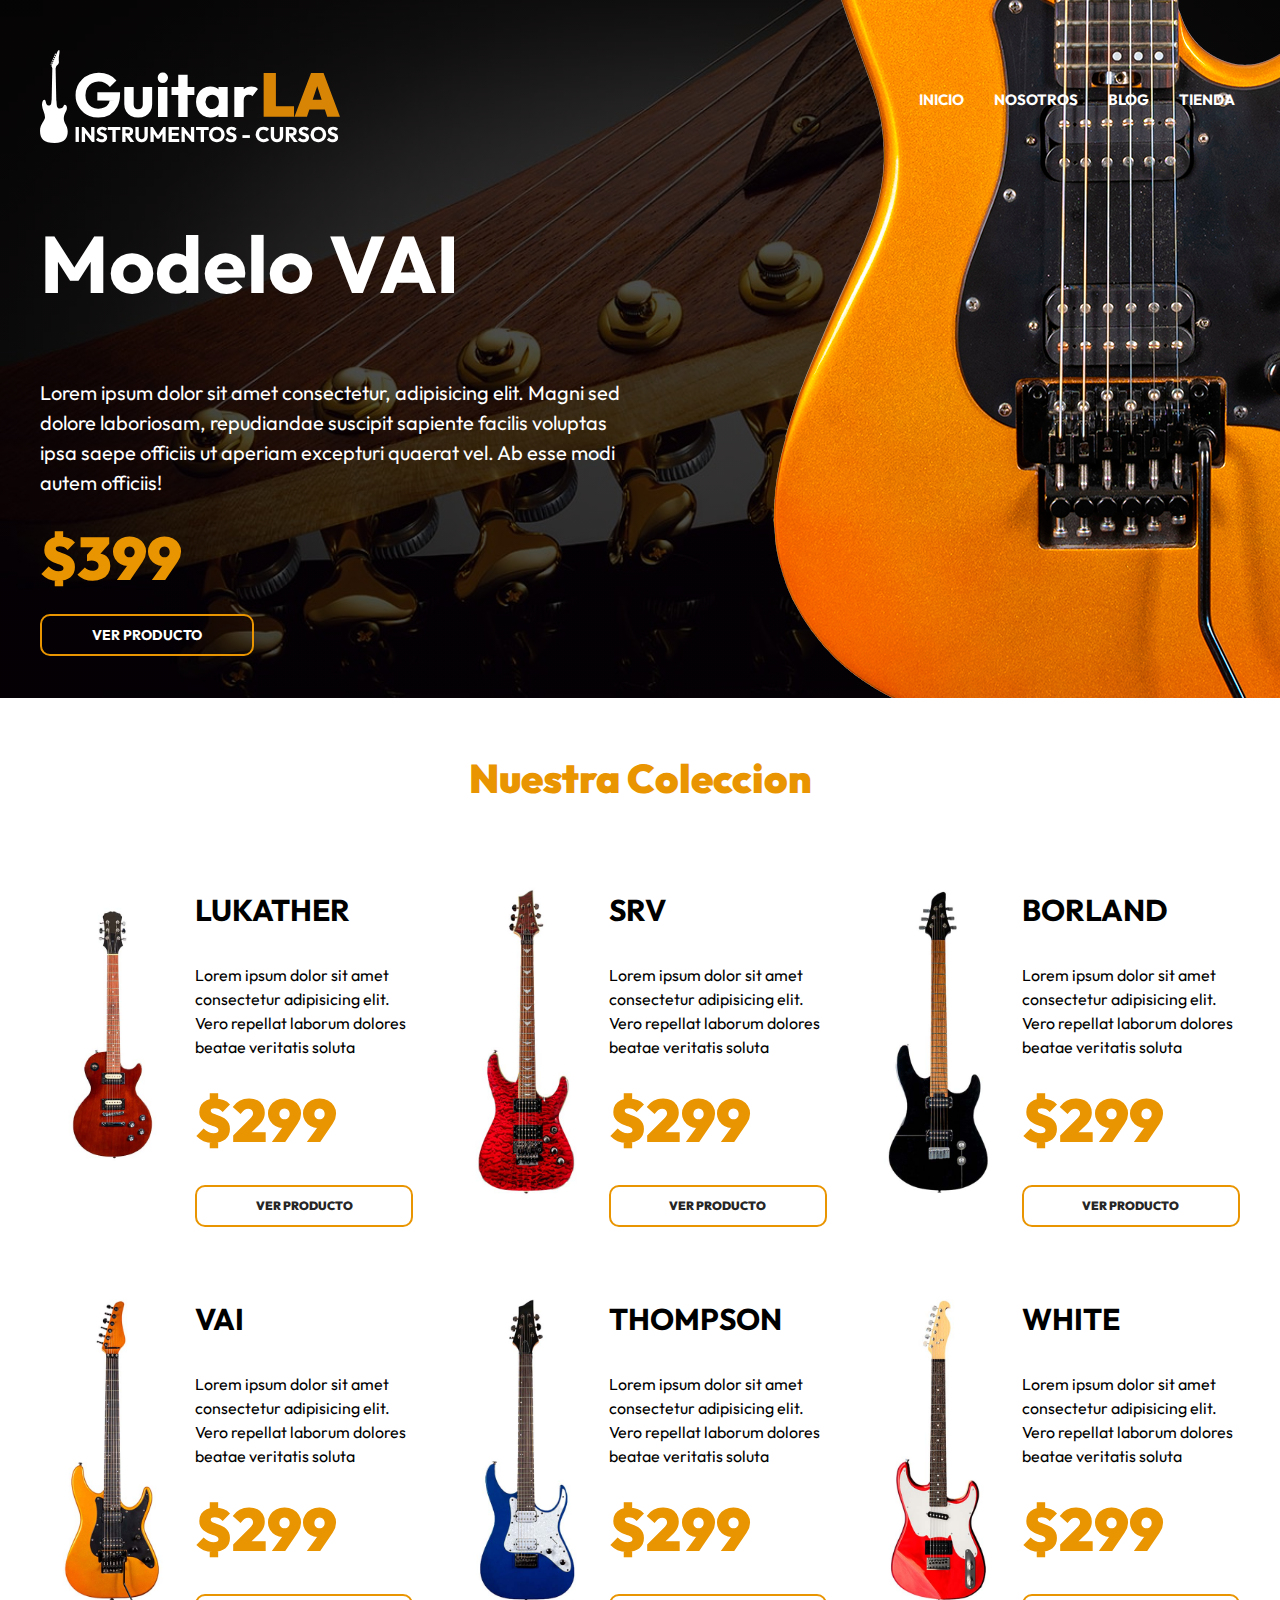
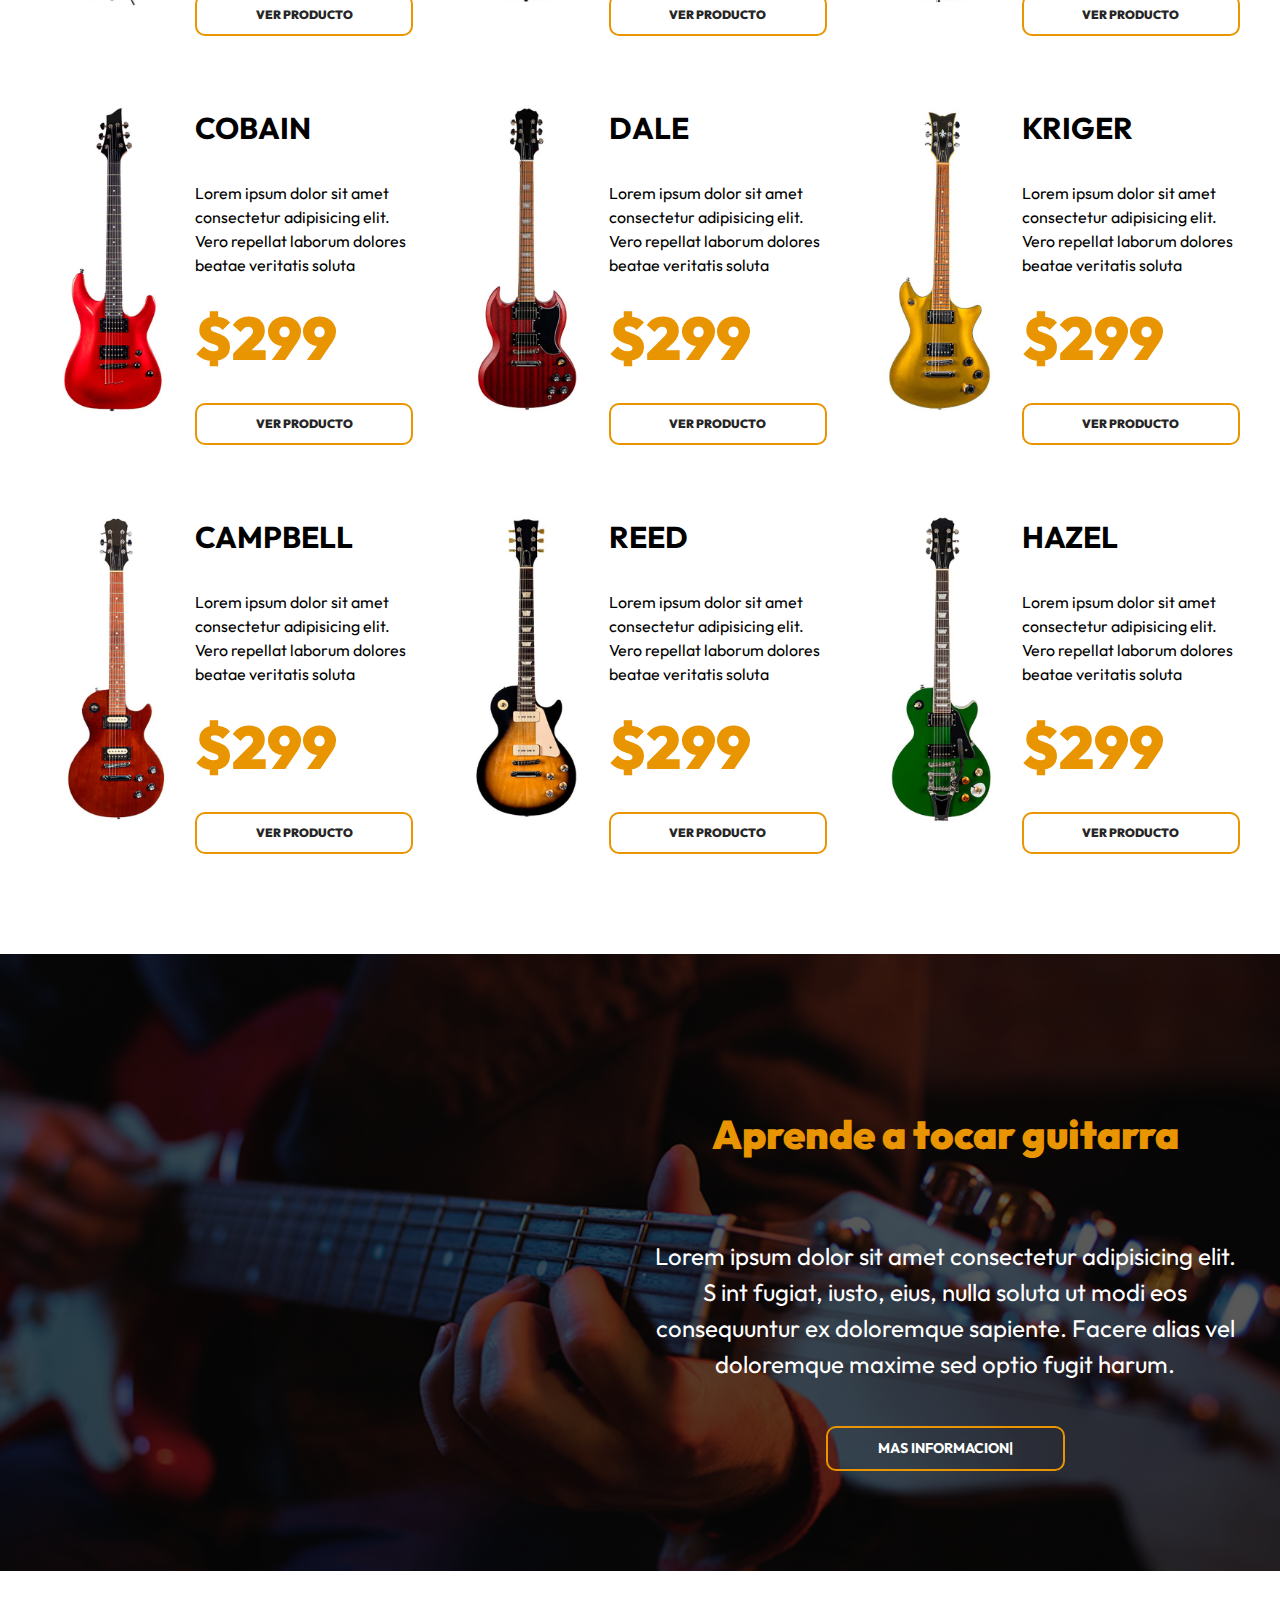
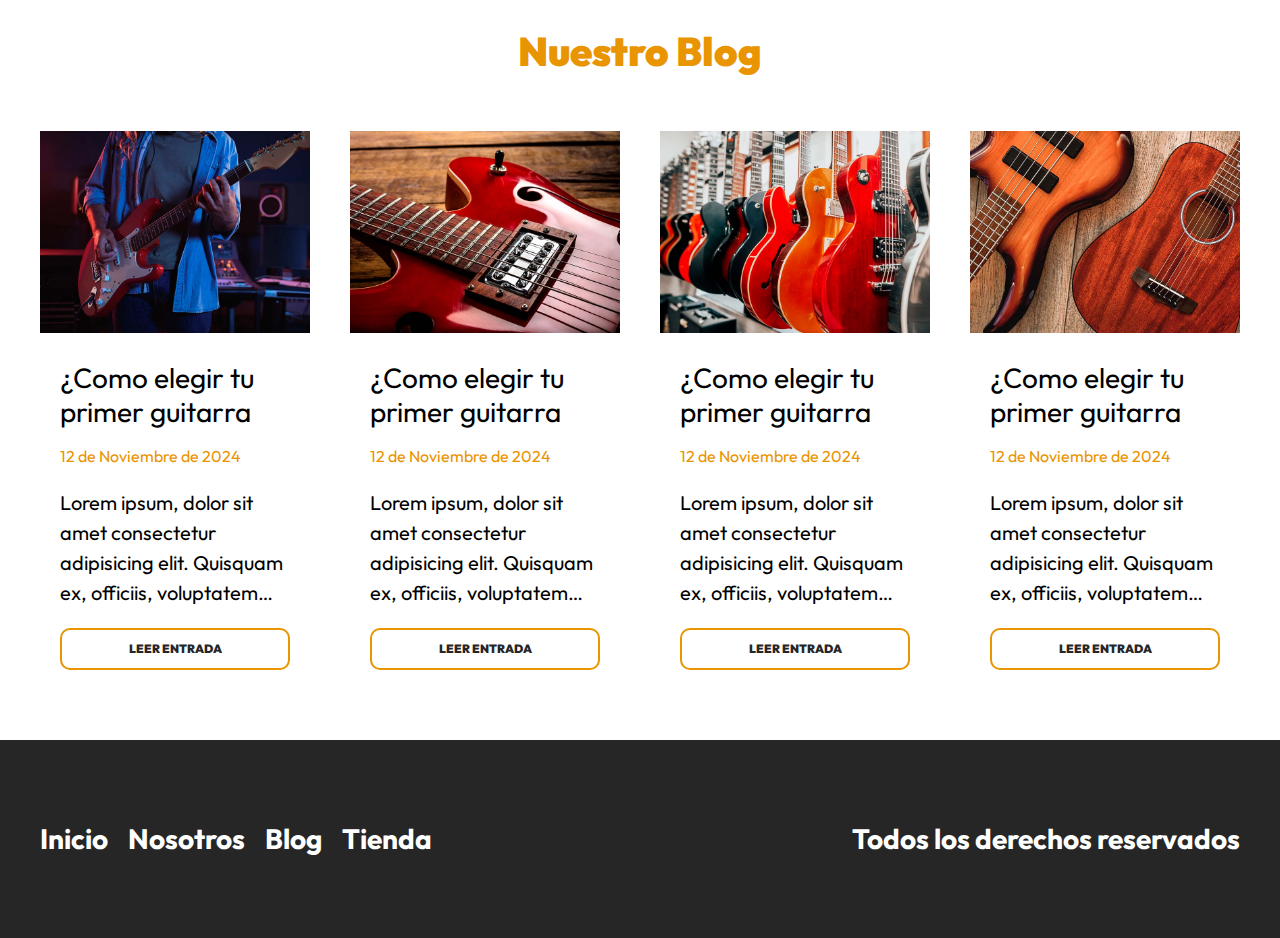
<file: index.html>
<!DOCTYPE html>
<html lang="en">
<head>
    <meta charset="UTF-8">
    <meta http-equiv="X-UA-Compatible" content="IE=edge">
    <meta name="viewport" content="width=device-width, initial-scale=1.0">
    <title>GuitarLA</title>
    <link rel="stylesheet" href="css/normalize.css">
    <link rel="preconnect" href="https://fonts.googleapis.com">
    <link rel="preconnect" href="https://fonts.gstatic.com" crossorigin>
    <link href="https://fonts.googleapis.com/css2?family=Outfit:wght@400;700;900&display=swap" rel="stylesheet"> 
    <link rel="stylesheet" href="css/app.css">
</head>
<body>

    <!-- HEADER -->

    <header class="header">
        <div class="header__contenedor">
            <!-- HEADER BARRA -->
            <div class="header__barra">
                <a href="#">
                    <img src="./img/logo.svg" alt="imagen logo" class="header__logo">
                </a>

                <nav class="navegacion">
                    <a class="navegacion__enlace" href="index.html ">Inicio</a>
                    <a class="navegacion__enlace" href="nosotros.html">Nosotros</a>
                    <a class="navegacion__enlace" href="blog.html">Blog</a>
                    <a class="navegacion__enlace" href="tienda.html">Tienda</a>
                </nav>

            </div> <!-- FIN HEADER BARRA -->

            <div class="modelo">
                <h1 class="modelo__nombre">Modelo VAI</h1>
                <p class="modelo__descripccion">
                    Lorem ipsum dolor sit amet consectetur, adipisicing elit. 
                    Magni sed dolore laboriosam, repudiandae suscipit sapiente facilis voluptas ipsa saepe officiis ut aperiam excepturi quaerat vel. 
                    Ab esse modi autem officiis!
                </p>
                <p class="modelo__precio">$399</p>
                <a href="producto.html" class="modelo__enlace">Ver Producto</a>
            </div>
        </div>
        <img src="./img/header_guitarra.png" alt="imagen guitarra" class="header__guitarra">
    </header>

    <!-- LISTADO DE GUITARRAS -->

    <main class="productos productos__contenedor">
        <h2 class="productos__heading">Nuestra Coleccion</h2>
        <div class="productos__grid">
            <!-- GUITARRA 1 -->
            <div class="producto">
                <img src="./img/guitarra_01.jpg" alt="imagen guitarra" class="producto__imagen">
                <!-- DESCRIPCION -->
                <div class="producto__contenido">
                    <h3 class="producto__nombre">Lukather</h3>
                    <p class="producto__descripccion">
                        Lorem ipsum dolor sit amet consectetur adipisicing elit. 
                        Vero repellat laborum dolores beatae veritatis soluta 
                    </p>
                    <p class="producto__precio">$299</p>
                    <a href="producto.html" class="producto__enlace">Ver Producto</a>
                </div>
            </div>
            <!-- GUITARRA 2 -->
            <div class="producto">
                <img src="./img/guitarra_02.jpg" alt="imagen guitarra" class="producto__imagen">
                <!-- DESCRIPCION -->
                <div class="producto__contenido">
                    <h3 class="producto__nombre">SRV</h3>
                    <p class="producto__descripccion">
                        Lorem ipsum dolor sit amet consectetur adipisicing elit. 
                        Vero repellat laborum dolores beatae veritatis soluta 
                    </p>
                    <p class="producto__precio">$299</p>
                    <a href="producto.html" class="producto__enlace">Ver Producto</a>
                </div>
            </div>
            <!-- GUITARRA 3 -->
            <div class="producto">
                <img src="./img/guitarra_03.jpg" alt="imagen guitarra" class="producto__imagen">
                <!-- DESCRIPCION -->
                <div class="producto__contenido">
                    <h3 class="producto__nombre">Borland</h3>
                    <p class="producto__descripccion">
                        Lorem ipsum dolor sit amet consectetur adipisicing elit. 
                        Vero repellat laborum dolores beatae veritatis soluta 
                    </p>
                    <p class="producto__precio">$299</p>
                    <a href="producto.html" class="producto__enlace">Ver Producto</a>
                </div>
            </div>
            <!-- GUITARRA 4 -->
            <div class="producto">
                <img src="./img/guitarra_04.jpg" alt="imagen guitarra" class="producto__imagen">
                <!-- DESCRIPCION -->
                <div class="producto__contenido">
                    <h3 class="producto__nombre">Vai</h3>
                    <p class="producto__descripccion">
                        Lorem ipsum dolor sit amet consectetur adipisicing elit. 
                        Vero repellat laborum dolores beatae veritatis soluta 
                    </p>
                    <p class="producto__precio">$299</p>
                    <a href="producto.html" class="producto__enlace">Ver Producto</a>
                </div>
            </div>
            <!-- GUITARRA 5 -->
            <div class="producto">
                <img src="./img/guitarra_05.jpg" alt="imagen guitarra" class="producto__imagen">
                <!-- DESCRIPCION -->
                <div class="producto__contenido">
                    <h3 class="producto__nombre">Thompson</h3>
                    <p class="producto__descripccion">
                        Lorem ipsum dolor sit amet consectetur adipisicing elit. 
                        Vero repellat laborum dolores beatae veritatis soluta 
                    </p>
                    <p class="producto__precio">$299</p>
                    <a href="producto.html" class="producto__enlace">Ver Producto</a>
                </div>
            </div>
            <!-- GUITARRA 6 -->
            <div class="producto">
                <img src="./img/guitarra_06.jpg" alt="imagen guitarra" class="producto__imagen">
                <!-- DESCRIPCION -->
                <div class="producto__contenido">
                    <h3 class="producto__nombre">White</h3>
                    <p class="producto__descripccion">
                        Lorem ipsum dolor sit amet consectetur adipisicing elit. 
                        Vero repellat laborum dolores beatae veritatis soluta 
                    </p>
                    <p class="producto__precio">$299</p>
                    <a href="producto.html" class="producto__enlace">Ver Producto</a>
                </div>
            </div>
            <!-- GUITARRA 7 -->
            <div class="producto">
                <img src="./img/guitarra_07.jpg" alt="imagen guitarra" class="producto__imagen">
                <!-- DESCRIPCION -->
                <div class="producto__contenido">
                    <h3 class="producto__nombre">Cobain</h3>
                    <p class="producto__descripccion">
                        Lorem ipsum dolor sit amet consectetur adipisicing elit. 
                        Vero repellat laborum dolores beatae veritatis soluta 
                    </p>
                    <p class="producto__precio">$299</p>
                    <a href="producto.html" class="producto__enlace">Ver Producto</a>
                </div>
            </div>
            <!-- GUITARRA 8 -->
            <div class="producto">
                <img src="./img/guitarra_08.jpg" alt="imagen guitarra" class="producto__imagen">
                <!-- DESCRIPCION -->
                <div class="producto__contenido">
                    <h3 class="producto__nombre">Dale</h3>
                    <p class="producto__descripccion">
                        Lorem ipsum dolor sit amet consectetur adipisicing elit. 
                        Vero repellat laborum dolores beatae veritatis soluta 
                    </p>
                    <p class="producto__precio">$299</p>
                    <a href="producto.html" class="producto__enlace">Ver Producto</a>
                </div>
            </div>
            <!-- GUITARRA 9 -->
            <div class="producto">
                <img src="./img/guitarra_09.jpg" alt="imagen guitarra" class="producto__imagen">
                <!-- DESCRIPCION -->
                <div class="producto__contenido">
                    <h3 class="producto__nombre">Kriger</h3>
                    <p class="producto__descripccion">
                        Lorem ipsum dolor sit amet consectetur adipisicing elit. 
                        Vero repellat laborum dolores beatae veritatis soluta 
                    </p>
                    <p class="producto__precio">$299</p>
                    <a href="producto.html" class="producto__enlace">Ver Producto</a>
                </div>
            </div>
            <!-- GUITARRA 10 -->
            <div class="producto">
                <img src="./img/guitarra_10.jpg" alt="imagen guitarra" class="producto__imagen">
                <!-- DESCRIPCION -->
                <div class="producto__contenido">
                    <h3 class="producto__nombre">Campbell</h3>
                    <p class="producto__descripccion">
                        Lorem ipsum dolor sit amet consectetur adipisicing elit. 
                        Vero repellat laborum dolores beatae veritatis soluta 
                    </p>
                    <p class="producto__precio">$299</p>
                    <a href="producto.html" class="producto__enlace">Ver Producto</a>
                </div>
            </div>
            <!-- GUITARRA 11 -->
            <div class="producto">
                <img src="./img/guitarra_11.jpg" alt="imagen guitarra" class="producto__imagen">
                <!-- DESCRIPCION -->
                <div class="producto__contenido">
                    <h3 class="producto__nombre">Reed</h3>
                    <p class="producto__descripccion">
                        Lorem ipsum dolor sit amet consectetur adipisicing elit. 
                        Vero repellat laborum dolores beatae veritatis soluta 
                    </p>
                    <p class="producto__precio">$299</p>
                    <a href="producto.html" class="producto__enlace">Ver Producto</a>
                </div>
            </div>
            <!-- GUITARRA 12 -->
            <div class="producto">
                <img src="./img/guitarra_12.jpg" alt="imagen guitarra" class="producto__imagen">
                <!-- DESCRIPCION -->
                <div class="producto__contenido">
                    <h3 class="producto__nombre">Hazel</h3>
                    <p class="producto__descripccion">
                        Lorem ipsum dolor sit amet consectetur adipisicing elit. 
                        Vero repellat laborum dolores beatae veritatis soluta 
                    </p>
                    <p class="producto__precio">$299</p>
                    <a href="producto.html" class="producto__enlace">Ver Producto</a>
                </div>
            </div>
        </div><!-- PRODUCTO GRID -->
    </main>

    <!-- CURSO GUITARRA -->

    <section class="cursos">
        <div class="cursos__contenedor cursos__grid">
            <div class="cursos__contenido">
                <h2 class="cursos__heading">Aprende a tocar guitarra</h2>
                <p class="cursos__texto">
                    Lorem ipsum dolor sit amet consectetur adipisicing elit. S
                    int fugiat, iusto, eius, nulla soluta ut modi eos consequuntur ex doloremque sapiente. 
                    Facere alias vel doloremque maxime sed optio fugit harum.
                </p>
                <a href="#" class="cursos__enlace">Mas  informacion|</a>
            </div>
        </div>
    </section>

    <!-- BLOG -->

    <section class="blog">
        <h2 class="blog__heading">Nuestro Blog</h2>
        <div class="blog__contenedor blog__grid">
            <article class="entrada">
                <img src="./img/blog_1.jpg" alt="" class="entreada__imagen">

                <div class="entrada__contenido">
                    <h3 class="entrada__titulo">¿Como elegir tu primer guitarra</h3>
                    <p class="entreda__fecha">12 de Noviembre de 2024 </p>
                    <p class="entreda__texto">
                        Lorem ipsum, dolor sit amet consectetur adipisicing elit. 
                        Quisquam ex, officiis, voluptatem nesciunt unde ipsa minima perferendis 
                        facere voluptates quae eveniet! Voluptate ad atque ex nam beatae quo dolorum quam.
                    </p>
                    <a href="entrada.html" class="entrada__enlace">Leer Entrada</a>
                </div>
            </article>

            <article class="entrada">
                <img src="./img/blog_2.jpg" alt="" class="entreada__imagen">

                <div class="entrada__contenido">
                    <h3 class="entrada__titulo">¿Como elegir tu primer guitarra</h3>
                    <p class="entreda__fecha">12 de Noviembre de 2024 </p>
                    <p class="entreda__texto">
                        Lorem ipsum, dolor sit amet consectetur adipisicing elit. 
                        Quisquam ex, officiis, voluptatem nesciunt unde ipsa minima perferendis 
                        facere voluptates quae eveniet! Voluptate ad atque ex nam beatae quo dolorum quam.
                    </p>
                    <a href="entrada.html" class="entrada__enlace">Leer Entrada</a>
                </div>
            </article>

            <article class="entrada">
                <img src="./img/blog_3.jpg" alt="" class="entreada__imagen">

                <div class="entrada__contenido">
                    <h3 class="entrada__titulo">¿Como elegir tu primer guitarra</h3>
                    <p class="entreda__fecha">12 de Noviembre de 2024 </p>
                    <p class="entreda__texto">
                        Lorem ipsum, dolor sit amet consectetur adipisicing elit. 
                        Quisquam ex, officiis, voluptatem nesciunt unde ipsa minima perferendis 
                        facere voluptates quae eveniet! Voluptate ad atque ex nam beatae quo dolorum quam.
                    </p>
                    <a href="entrada.html" class="entrada__enlace">Leer Entrada</a>
                </div>
            </article>

            <article class="entrada"> 
                <img src="./img/blog_4.jpg" alt="" class="entreada__imagen">

                <div class="entrada__contenido">
                    <h3 class="entrada__titulo">¿Como elegir tu primer guitarra</h3>
                    <p class="entreda__fecha">12 de Noviembre de 2024 </p>
                    <p class="entreda__texto">
                        Lorem ipsum, dolor sit amet consectetur adipisicing elit. 
                        Quisquam ex, officiis, voluptatem nesciunt unde ipsa minima perferendis 
                        facere voluptates quae eveniet! Voluptate ad atque ex nam beatae quo dolorum quam.
                    </p>
                    <a href="entrada.html" class="entrada__enlace">Leer Entrada</a>
                </div>
            </article>
        </div>
    </section>

    <!-- FOOTER -->

    <footer class="footer">
        <div class="footer__contenedor footer__contenido ">
            <nav class="footer__nav">
                <a href="index.html" class="footer__enlace">Inicio</a>
                <a href="nosotros.html" class="footer__enlace">Nosotros</a>
                <a href="blog.html" class="footer__enlace">Blog</a>
                <a href="tienda.html" class="footer__enlace">Tienda</a>
            </nav>
            <p class="footer__copyright">Todos los derechos reservados</p>
        </div>
    </footer>

</body>
</html>
</file>
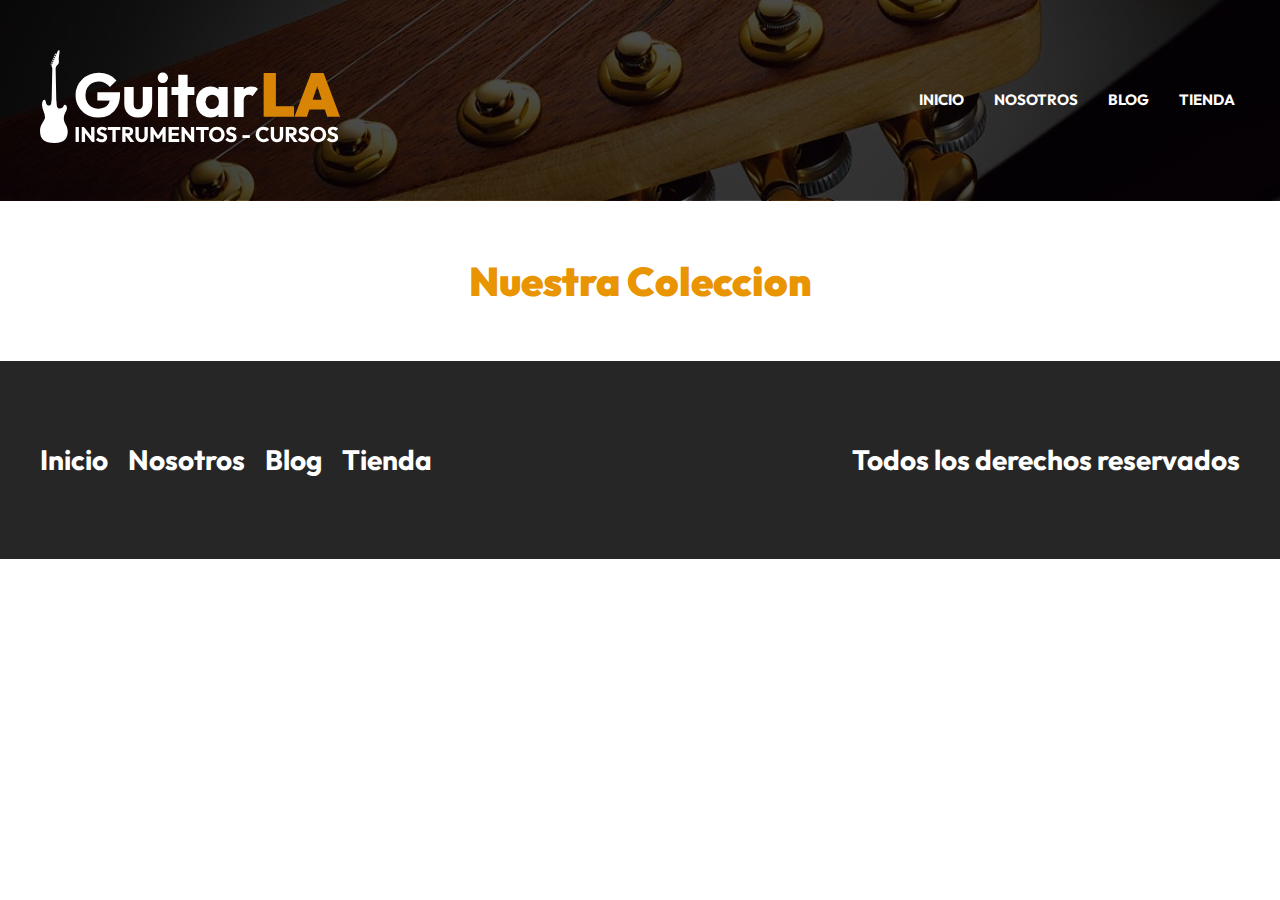
<file: base.html>
<!DOCTYPE html>
<html lang="en">
<head>
    <meta charset="UTF-8">
    <meta http-equiv="X-UA-Compatible" content="IE=edge">
    <meta name="viewport" content="width=device-width, initial-scale=1.0">
    <title>GuitarLA</title>
    <link rel="stylesheet" href="css/normalize.css">
    <link rel="preconnect" href="https://fonts.googleapis.com">
    <link rel="preconnect" href="https://fonts.gstatic.com" crossorigin>
    <link href="https://fonts.googleapis.com/css2?family=Outfit:wght@400;700;900&display=swap" rel="stylesheet"> 
    <link rel="stylesheet" href="css/app.css">
</head>
<body>

    <!-- HEADER -->

    <header class="header">
        <div class="header__contenedor">
            <!-- HEADER BARRA -->
            <div class="header__barra">
                <a href="#">
                    <img src="./img/logo.svg" alt="imagen logo" class="header__logo">
                </a>

                <nav class="navegacion">
                    <a class="navegacion__enlace" href="index.html ">Inicio</a>
                    <a class="navegacion__enlace" href="nosotros.html">Nosotros</a>
                    <a class="navegacion__enlace" href="blog.html">Blog</a>
                    <a class="navegacion__enlace" href="tienda.html">Tienda</a>
                </nav>

            </div> <!-- FIN HEADER BARRA --> 
        </div>
    </header>

    <!-- CONTENIDO  -->

    <main class="contenedor">
        <h2 class=" heading">Nuestra Coleccion</h2>
        
    </main>

    

    <!-- FOOTER -->

    <footer class="footer">
        <div class="footer__contenedor footer__contenido ">
            <nav class="footer__nav">
                <a href="index.html" class="footer__enlace">Inicio</a>
                <a href="nosotros.html" class="footer__enlace">Nosotros</a>
                <a href="blog.html" class="footer__enlace">Blog</a>
                <a href="tienda.html" class="footer__enlace">Tienda</a>
            </nav>
            <p class="footer__copyright">Todos los derechos reservados</p>
        </div>
    </footer>

</body>
</html>
</file>
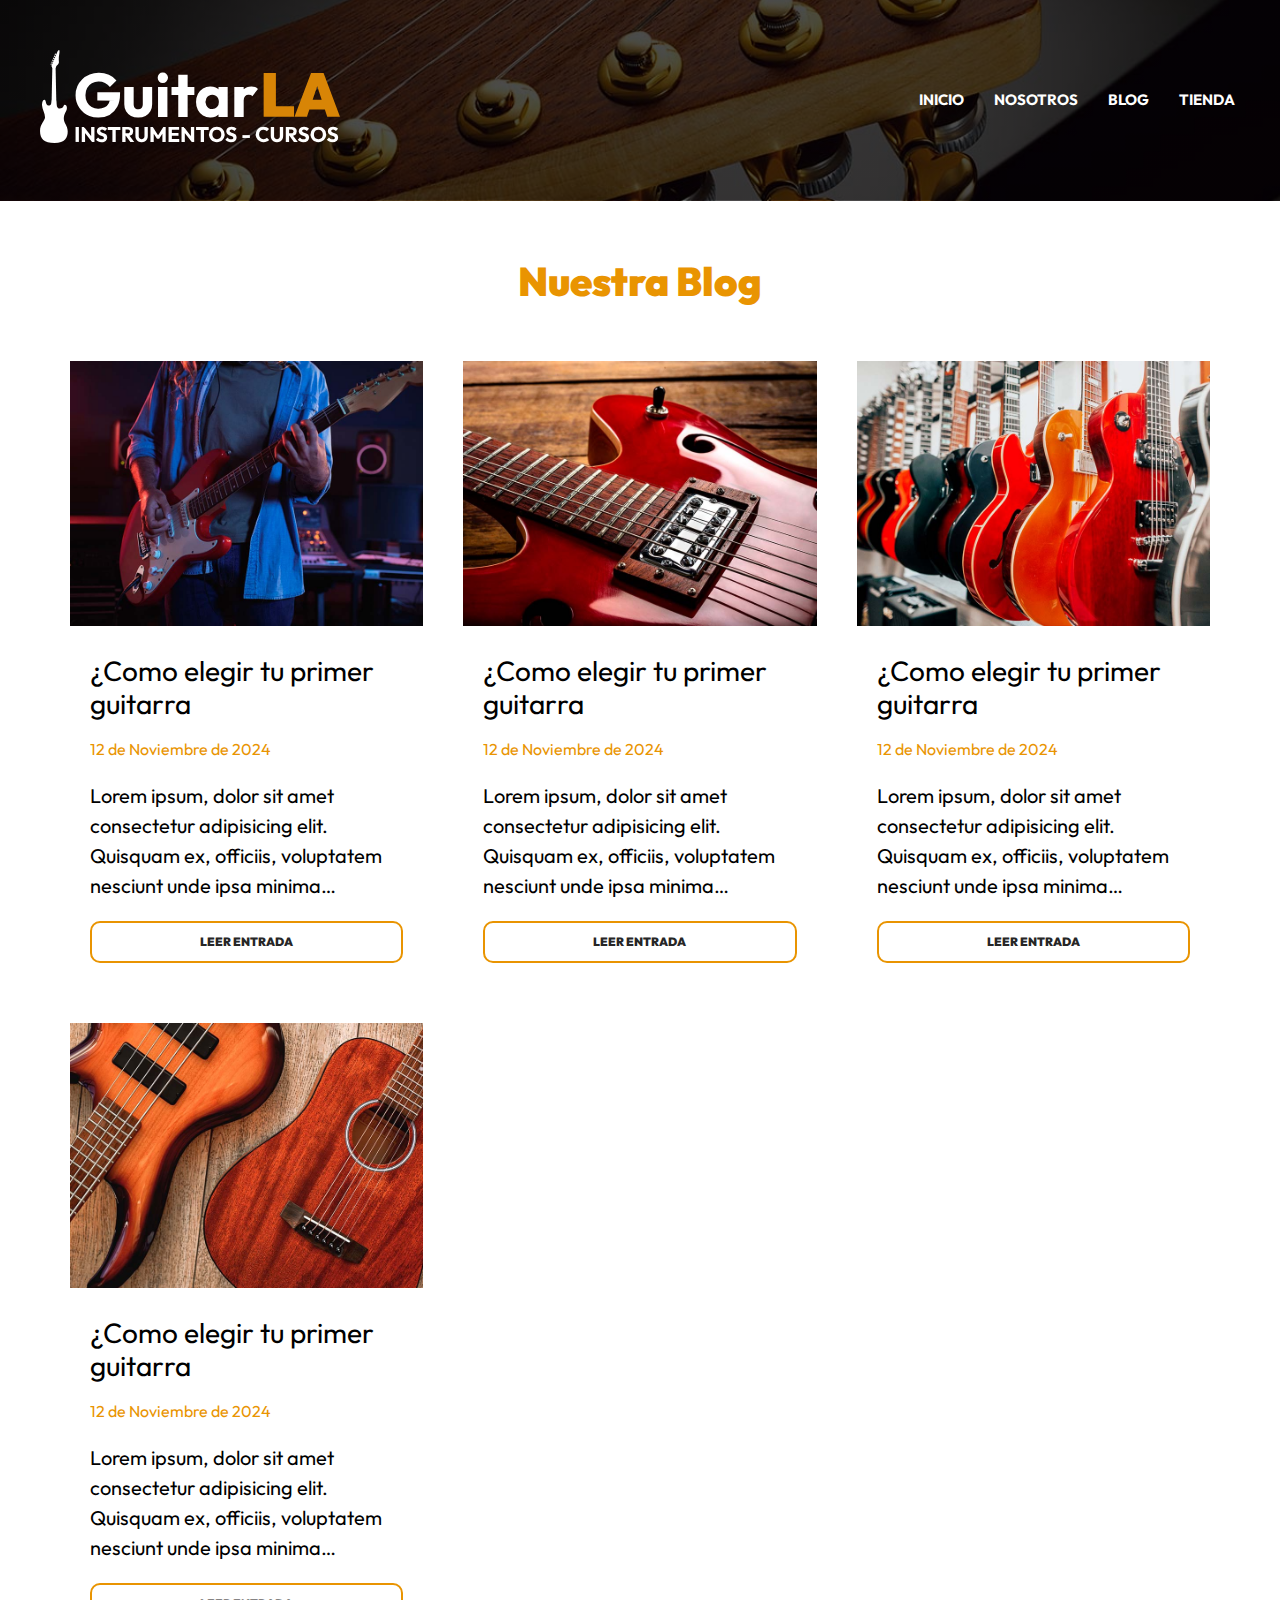
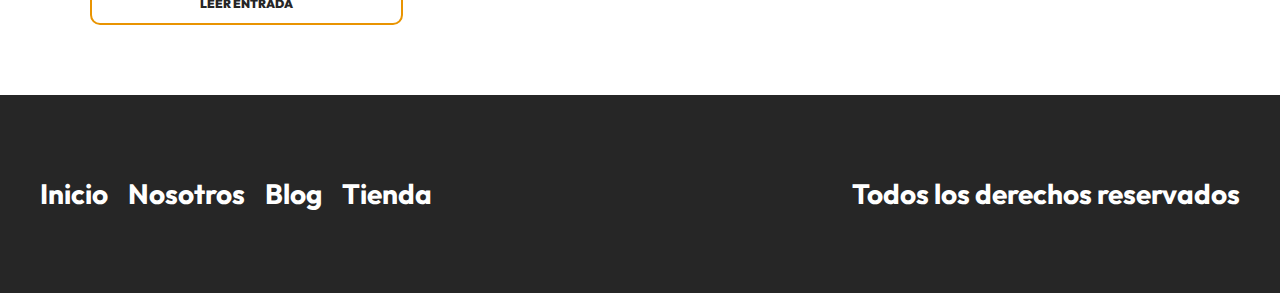
<file: blog.html>
<!DOCTYPE html>
<html lang="en">
<head>
    <meta charset="UTF-8">
    <meta http-equiv="X-UA-Compatible" content="IE=edge">
    <meta name="viewport" content="width=device-width, initial-scale=1.0">
    <title>Blog</title>
    <link rel="stylesheet" href="css/normalize.css">
    <link rel="preconnect" href="https://fonts.googleapis.com">
    <link rel="preconnect" href="https://fonts.gstatic.com" crossorigin>
    <link href="https://fonts.googleapis.com/css2?family=Outfit:wght@400;700;900&display=swap" rel="stylesheet"> 
    <link rel="stylesheet" href="css/app.css">
</head>
<body>

    <!-- HEADER -->

    <header class="header">
        <div class="header__contenedor">
            <!-- HEADER BARRA -->
            <div class="header__barra">
                <a href="#">
                    <img src="./img/logo.svg" alt="imagen logo" class="header__logo">
                </a>

                <nav class="navegacion">
                    <a class="navegacion__enlace" href="index.html ">Inicio</a>
                    <a class="navegacion__enlace" href="nosotros.html">Nosotros</a>
                    <a class="navegacion__enlace" href="blog.html">Blog</a>
                    <a class="navegacion__enlace" href="tienda.html">Tienda</a>
                </nav>

            </div> <!-- FIN HEADER BARRA --> 
        </div>
    </header>

    <!-- CONTENIDO  -->

    <main class="  contenedor">
        <h2 class=" heading">Nuestra Blog</h2>
        
        <div class="blog__contenedor blog__grid blog__grid--pagina">
            <article class="entrada">
                <img src="./img/blog_1.jpg" alt="" class="entreada__imagen">

                <div class="entrada__contenido">
                    <h3 class="entrada__titulo">¿Como elegir tu primer guitarra</h3>
                    <p class="entreda__fecha">12 de Noviembre de 2024 </p>
                    <p class="entreda__texto">
                        Lorem ipsum, dolor sit amet consectetur adipisicing elit. 
                        Quisquam ex, officiis, voluptatem nesciunt unde ipsa minima perferendis 
                        facere voluptates quae eveniet! Voluptate ad atque ex nam beatae quo dolorum quam.
                    </p>
                    <a href="entrada.html" class="entrada__enlace">Leer Entrada</a>
                </div>
            </article>

            <article class="entrada">
                <img src="./img/blog_2.jpg" alt="" class="entreada__imagen">

                <div class="entrada__contenido">
                    <h3 class="entrada__titulo">¿Como elegir tu primer guitarra</h3>
                    <p class="entreda__fecha">12 de Noviembre de 2024 </p>
                    <p class="entreda__texto">
                        Lorem ipsum, dolor sit amet consectetur adipisicing elit. 
                        Quisquam ex, officiis, voluptatem nesciunt unde ipsa minima perferendis 
                        facere voluptates quae eveniet! Voluptate ad atque ex nam beatae quo dolorum quam.
                    </p>
                    <a href="entrada.html" class="entrada__enlace">Leer Entrada</a>
                </div>
            </article>

            <article class="entrada">
                <img src="./img/blog_3.jpg" alt="" class="entreada__imagen">

                <div class="entrada__contenido">
                    <h3 class="entrada__titulo">¿Como elegir tu primer guitarra</h3>
                    <p class="entreda__fecha">12 de Noviembre de 2024 </p>
                    <p class="entreda__texto">
                        Lorem ipsum, dolor sit amet consectetur adipisicing elit. 
                        Quisquam ex, officiis, voluptatem nesciunt unde ipsa minima perferendis 
                        facere voluptates quae eveniet! Voluptate ad atque ex nam beatae quo dolorum quam.
                    </p>
                    <a href="entrada.html" class="entrada__enlace">Leer Entrada</a>
                </div>
            </article>

            <article class="entrada"> 
                <img src="./img/blog_4.jpg" alt="" class="entreada__imagen">

                <div class="entrada__contenido">
                    <h3 class="entrada__titulo">¿Como elegir tu primer guitarra</h3>
                    <p class="entreda__fecha">12 de Noviembre de 2024 </p>
                    <p class="entreda__texto">
                        Lorem ipsum, dolor sit amet consectetur adipisicing elit. 
                        Quisquam ex, officiis, voluptatem nesciunt unde ipsa minima perferendis 
                        facere voluptates quae eveniet! Voluptate ad atque ex nam beatae quo dolorum quam.
                    </p>
                    <a href="entrada.html" class="entrada__enlace">Leer Entrada</a>
                </div>
            </article>
        </div>
    </main>

    

    <!-- FOOTER -->

    <footer class="footer">
        <div class="footer__contenedor footer__contenido ">
            <nav class="footer__nav">
                <a href="index.html" class="footer__enlace">Inicio</a>
                <a href="nosotros.html" class="footer__enlace">Nosotros</a>
                <a href="blog.html" class="footer__enlace">Blog</a>
                <a href="tienda.html" class="footer__enlace">Tienda</a>
            </nav>
            <p class="footer__copyright">Todos los derechos reservados</p>
        </div>
    </footer>

</body>
</html>
</file>
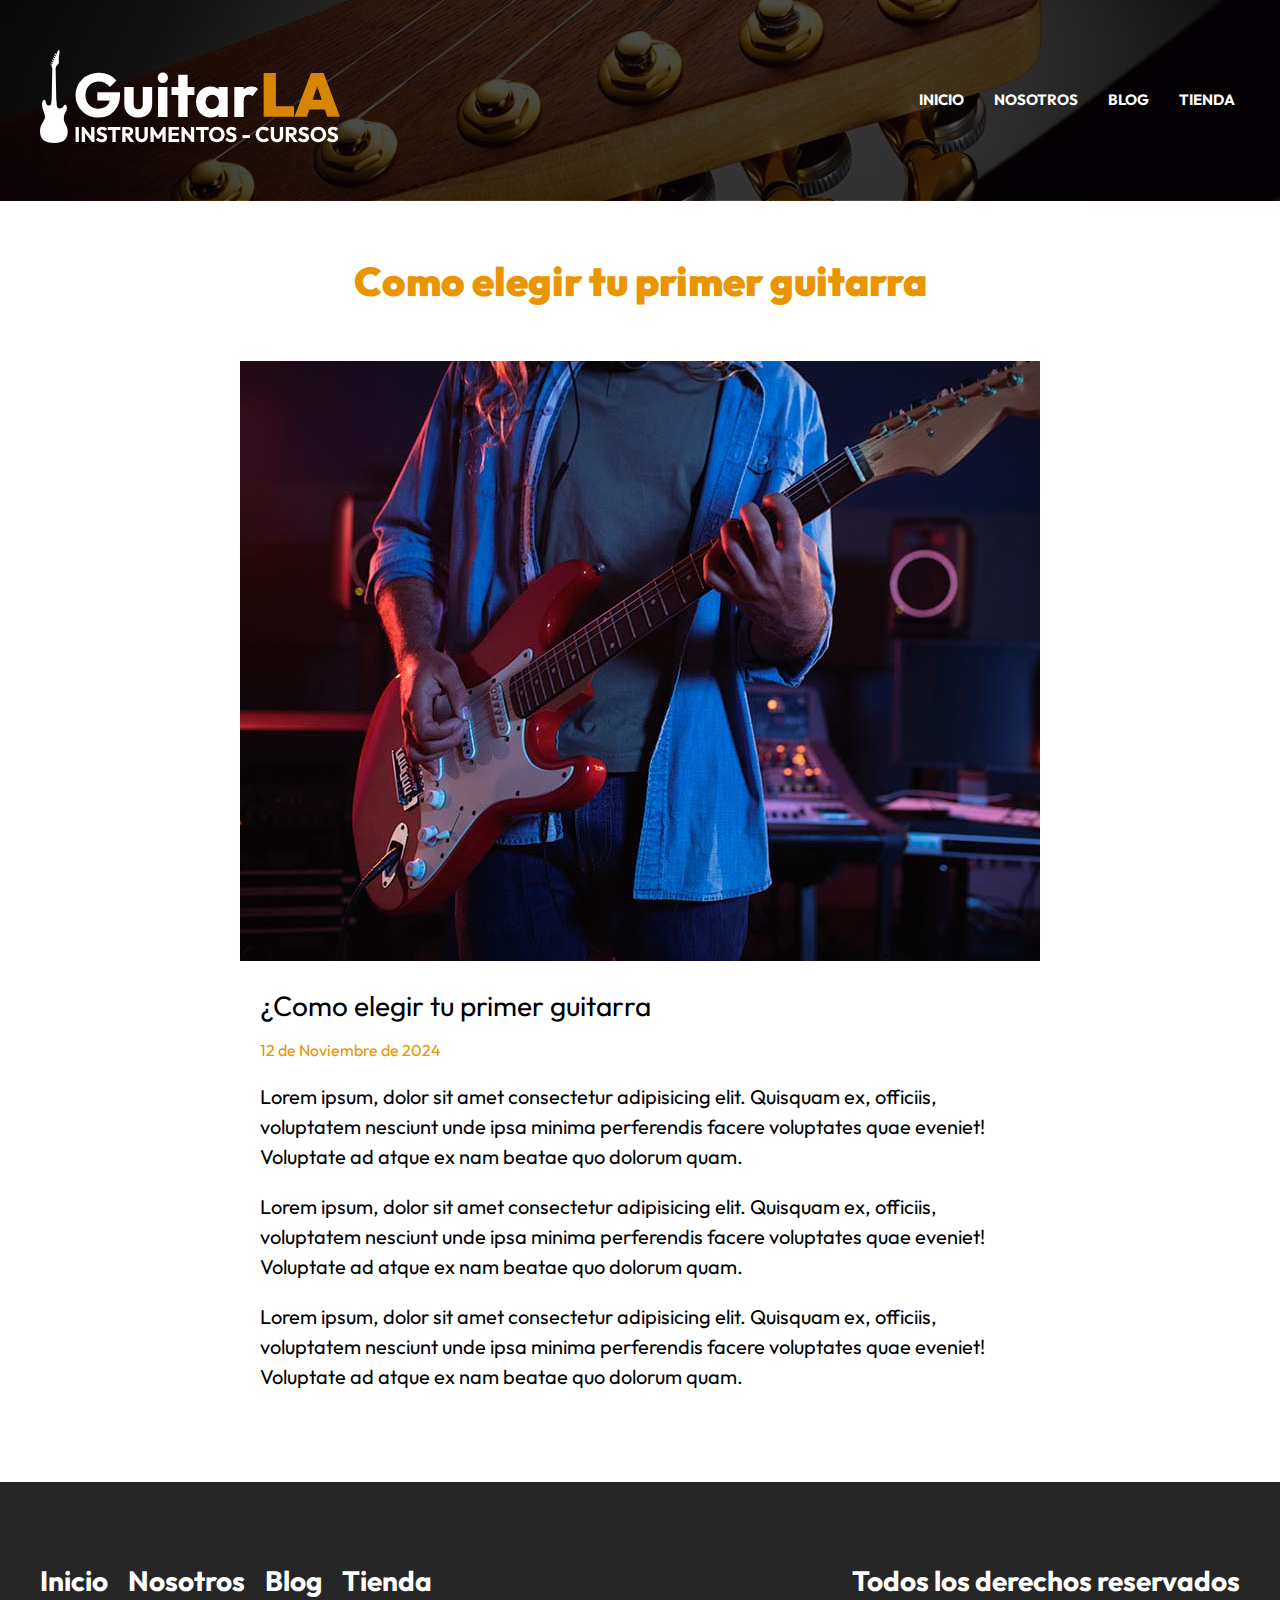
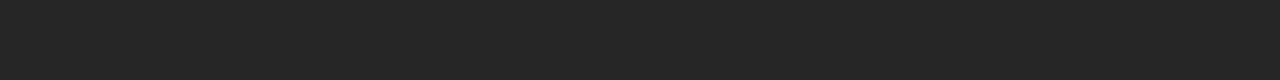
<file: entrada.html>
<!DOCTYPE html>
<html lang="en">
<head>
    <meta charset="UTF-8">
    <meta http-equiv="X-UA-Compatible" content="IE=edge">
    <meta name="viewport" content="width=device-width, initial-scale=1.0">
    <title>Como elegir tu primer guitarra</title>
    <link rel="stylesheet" href="css/normalize.css">
    <link rel="preconnect" href="https://fonts.googleapis.com">
    <link rel="preconnect" href="https://fonts.gstatic.com" crossorigin>
    <link href="https://fonts.googleapis.com/css2?family=Outfit:wght@400;700;900&display=swap" rel="stylesheet"> 
    <link rel="stylesheet" href="css/app.css">
</head>
<body>

    <!-- HEADER -->

    <header class="header">
        <div class="header__contenedor">
            <!-- HEADER BARRA -->
            <div class="header__barra">
                <a href="#">
                    <img src="./img/logo.svg" alt="imagen logo" class="header__logo">
                </a>

                <nav class="navegacion">
                    <a class="navegacion__enlace" href="index.html ">Inicio</a>
                    <a class="navegacion__enlace" href="nosotros.html">Nosotros</a>
                    <a class="navegacion__enlace" href="blog.html">Blog</a>
                    <a class="navegacion__enlace" href="tienda.html">Tienda</a>
                </nav>

            </div> <!-- FIN HEADER BARRA --> 
        </div>
    </header>

    <!-- CONTENIDO  -->

    <main class="contenedor">
        <h2 class=" heading">Como elegir tu primer guitarra</h2>

        <article class="entrada">
            <img src="./img/blog_1.jpg" alt="" class="entreada__imagen">

            <div class="entrada__contenido">
                <h3 class="entrada__titulo">¿Como elegir tu primer guitarra</h3>
                <p class="entreda__fecha">12 de Noviembre de 2024 </p>
                <p class="entreda__texto">
                    Lorem ipsum, dolor sit amet consectetur adipisicing elit. 
                    Quisquam ex, officiis, voluptatem nesciunt unde ipsa minima perferendis 
                    facere voluptates quae eveniet! Voluptate ad atque ex nam beatae quo dolorum quam.
                </p>
                <p class="entreda__texto">
                    Lorem ipsum, dolor sit amet consectetur adipisicing elit. 
                    Quisquam ex, officiis, voluptatem nesciunt unde ipsa minima perferendis 
                    facere voluptates quae eveniet! Voluptate ad atque ex nam beatae quo dolorum quam.
                </p>
                <p class="entreda__texto">
                    Lorem ipsum, dolor sit amet consectetur adipisicing elit. 
                    Quisquam ex, officiis, voluptatem nesciunt unde ipsa minima perferendis 
                    facere voluptates quae eveniet! Voluptate ad atque ex nam beatae quo dolorum quam.
                </p>
            </div>
        </article>
        
    </main>

    

    <!-- FOOTER -->

    <footer class="footer">
        <div class="footer__contenedor footer__contenido ">
            <nav class="footer__nav">
                <a href="index.html" class="footer__enlace">Inicio</a>
                <a href="nosotros.html" class="footer__enlace">Nosotros</a>
                <a href="blog.html" class="footer__enlace">Blog</a>
                <a href="tienda.html" class="footer__enlace">Tienda</a>
            </nav>
            <p class="footer__copyright">Todos los derechos reservados</p>
        </div>
    </footer>

</body>
</html>
</file>
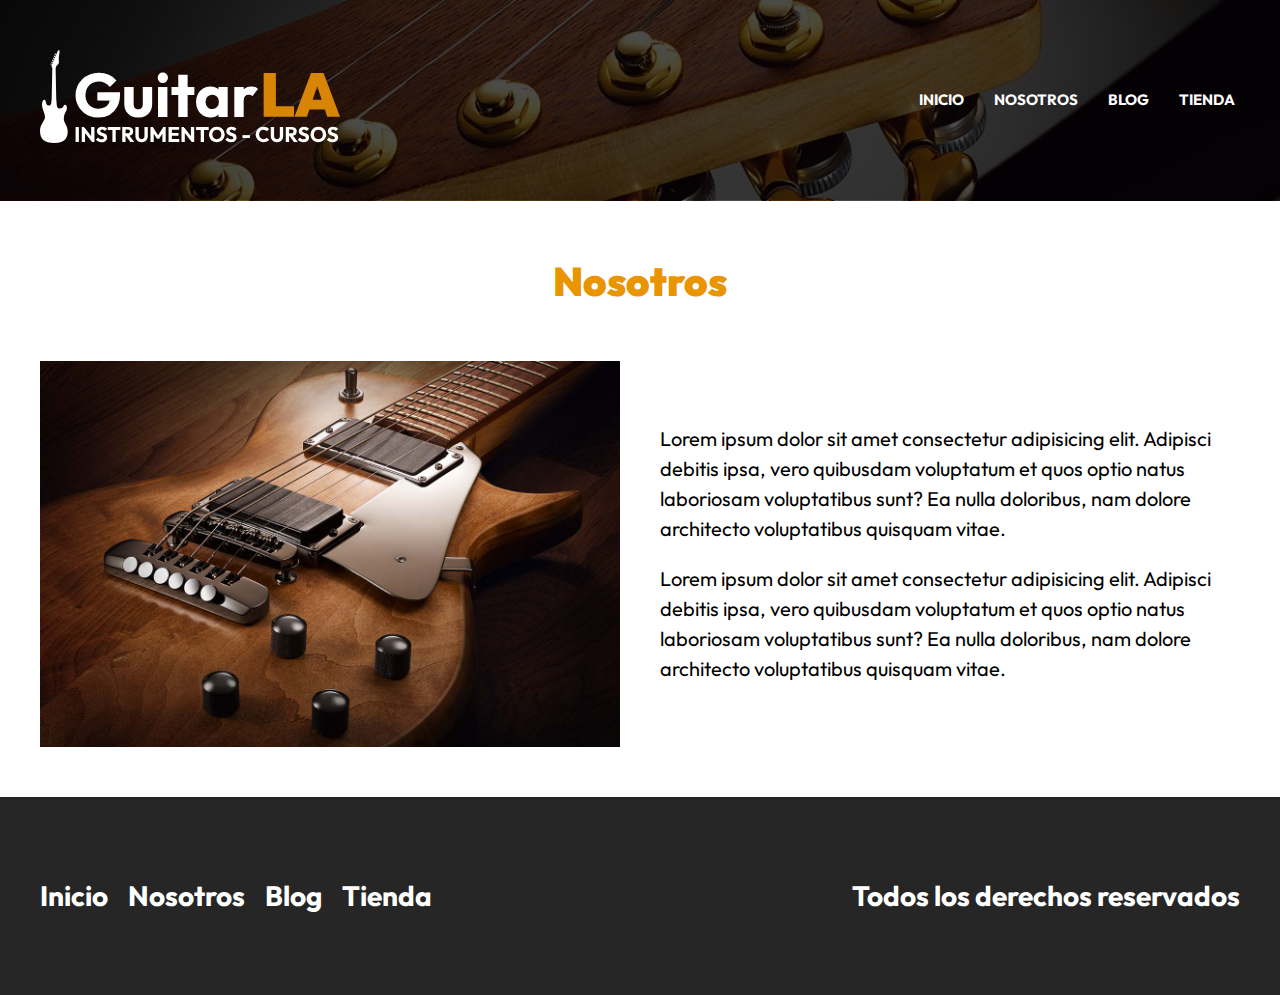
<file: nosotros.html>
<!DOCTYPE html>
<html lang="en">
<head>
    <meta charset="UTF-8">
    <meta http-equiv="X-UA-Compatible" content="IE=edge">
    <meta name="viewport" content="width=device-width, initial-scale=1.0">
    <title>Nosotros</title>
    <link rel="stylesheet" href="css/normalize.css">
    <link rel="preconnect" href="https://fonts.googleapis.com">
    <link rel="preconnect" href="https://fonts.gstatic.com" crossorigin>
    <link href="https://fonts.googleapis.com/css2?family=Outfit:wght@400;700;900&display=swap" rel="stylesheet"> 
    <link rel="stylesheet" href="css/app.css">
</head>
<body>

    <!-- HEADER -->

    <header class="header">
        <div class="header__contenedor">
            <!-- HEADER BARRA -->
            <div class="header__barra">
                <a href="#">
                    <img src="./img/logo.svg" alt="imagen logo" class="header__logo">
                </a>

                <nav class="navegacion">
                    <a class="navegacion__enlace" href="index.html ">Inicio</a>
                    <a class="navegacion__enlace" href="nosotros.html">Nosotros</a>
                    <a class="navegacion__enlace" href="blog.html">Blog</a>
                    <a class="navegacion__enlace" href="tienda.html">Tienda</a>
                </nav>

            </div> <!-- FIN HEADER BARRA --> 
        </div>
    </header>

    <!-- CONTENIDO  -->

    <main class="nosotros nosotros__contenedor">
        <h2 class=" nosotros__heading">Nosotros</h2>

        <div class="nosotros__grid">
            <img src="./img/nosotros.jpg" alt="imagen nosotros">
            <div class="nosotros__contenido">
                <p>
                    Lorem ipsum dolor sit amet consectetur adipisicing elit. 
                    Adipisci debitis ipsa, vero quibusdam voluptatum et quos optio natus 
                    laboriosam voluptatibus sunt? Ea nulla doloribus, 
                    nam dolore architecto voluptatibus quisquam vitae.
                </p>
                <p> 
                    Lorem ipsum dolor sit amet consectetur adipisicing elit. 
                    Adipisci debitis ipsa, vero quibusdam voluptatum et quos optio natus 
                    laboriosam voluptatibus sunt? Ea nulla doloribus, 
                    nam dolore architecto voluptatibus quisquam vitae.
                </p>
            </div>
        </div>
        
    </main>

    

    <!-- FOOTER -->

    <footer class="footer">
        <div class="footer__contenedor footer__contenido ">
            <nav class="footer__nav">
                <a href="index.html" class="footer__enlace">Inicio</a>
                <a href="nosotros.html" class="footer__enlace">Nosotros</a>
                <a href="blog.html" class="footer__enlace">Blog</a>
                <a href="tienda.html" class="footer__enlace">Tienda</a>
            </nav>
            <p class="footer__copyright">Todos los derechos reservados</p>
        </div>
    </footer>

</body>
</html>
</file>
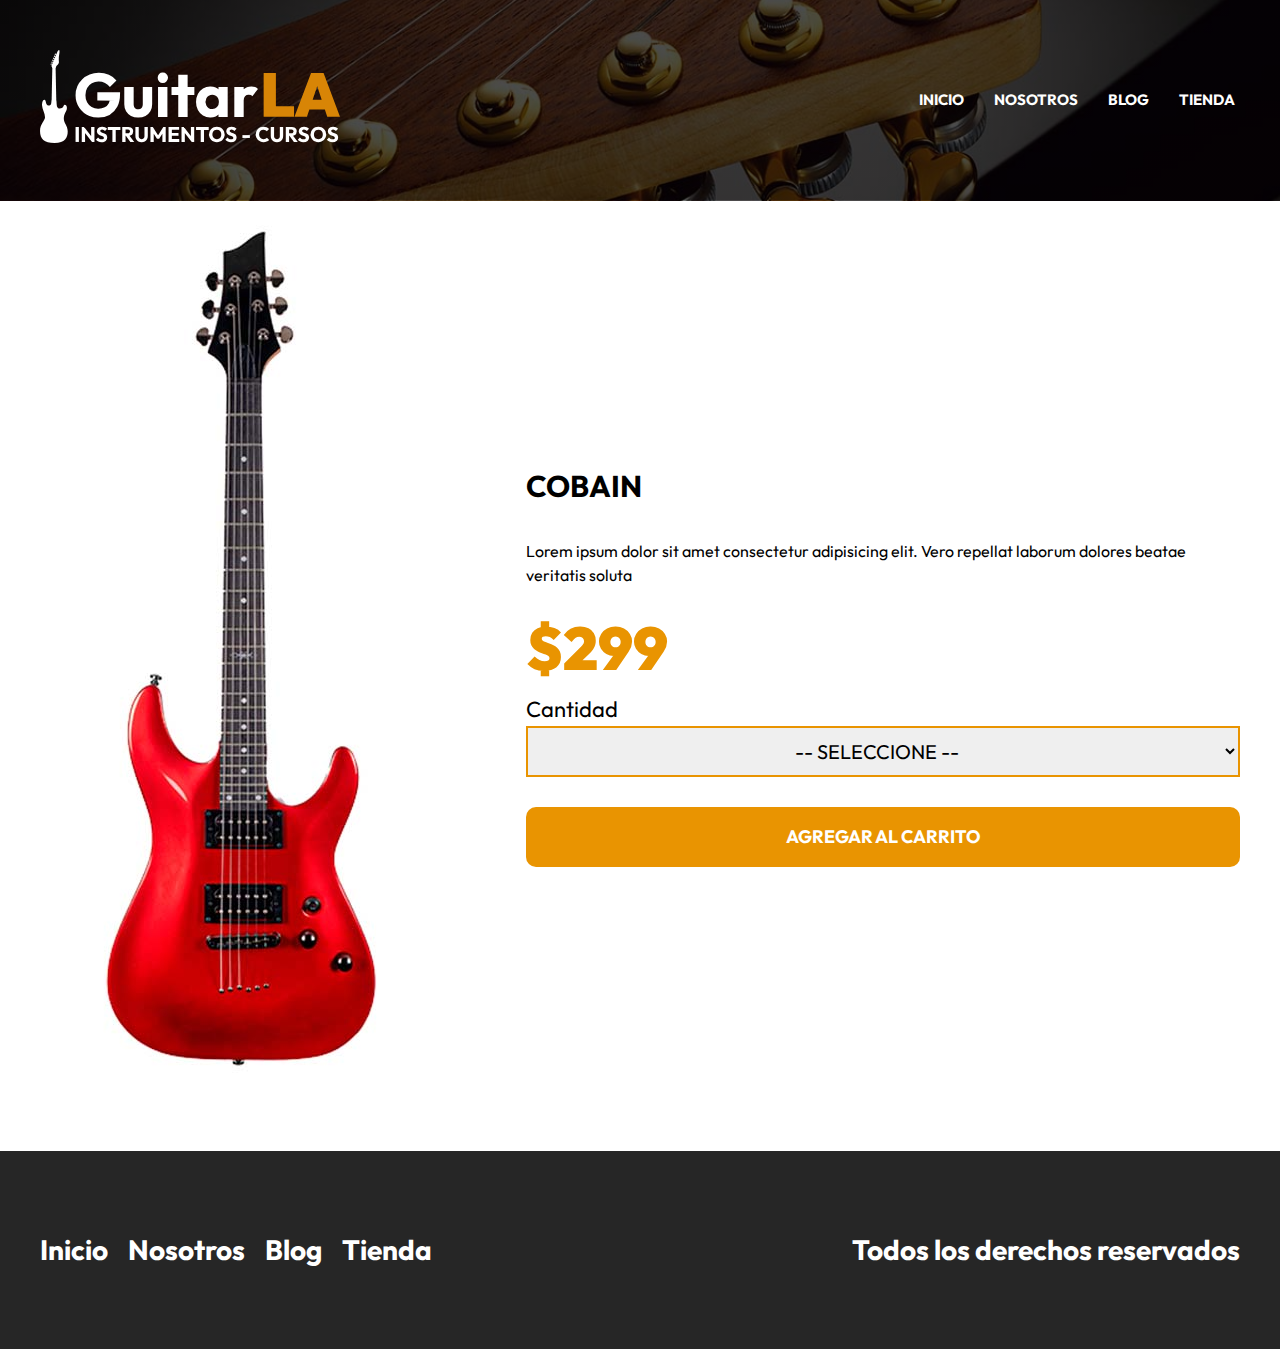
<file: producto.html>
<!DOCTYPE html>
<html lang="en">
<head>
    <meta charset="UTF-8">
    <meta http-equiv="X-UA-Compatible" content="IE=edge">
    <meta name="viewport" content="width=device-width, initial-scale=1.0">
    <title>Productos</title>
    <link rel="stylesheet" href="css/normalize.css">
    <link rel="preconnect" href="https://fonts.googleapis.com">
    <link rel="preconnect" href="https://fonts.gstatic.com" crossorigin>
    <link href="https://fonts.googleapis.com/css2?family=Outfit:wght@400;700;900&display=swap" rel="stylesheet"> 
    <link rel="stylesheet" href="css/app.css">
</head>
<body>

    <!-- HEADER -->

    <header class="header">
        <div class="header__contenedor">
            <!-- HEADER BARRA -->
            <div class="header__barra">
                <a href="#">
                    <img src="./img/logo.svg" alt="imagen logo" class="header__logo">
                </a>

                <nav class="navegacion">
                    <a class="navegacion__enlace" href="index.html ">Inicio</a>
                    <a class="navegacion__enlace" href="nosotros.html">Nosotros</a>
                    <a class="navegacion__enlace" href="blog.html">Blog</a>
                    <a class="navegacion__enlace" href="tienda.html">Tienda</a>
                </nav>

            </div> <!-- FIN HEADER BARRA --> 
        </div>
    </header>

    <!-- CONTENIDO  -->

    <main class="contenedor">
        <!-- GUITARRA COBAIN -->
        <div class="producto">
            <img src="./img/guitarra_07.jpg" alt="imagen guitarra" class="producto__imagen">
            <!-- DESCRIPCION -->
            <div class="producto__contenido">
                <h3 class="producto__nombre">Cobain</h3>
                <p class="producto__descripccion">
                    Lorem ipsum dolor sit amet consectetur adipisicing elit. 
                    Vero repellat laborum dolores beatae veritatis soluta 
                </p>
                <p class="producto__precio">$299</p>
                <form class="producto__formulario">
                    <label class="producto__label">Cantidad</label>
                    <select class="producto__cantidad">
                        <option value="">--  SELECCIONE --</option>
                        <option value="1">1</option>
                        <option value="2">2</option>
                        <option value="3">3</option>
                        <option value="4">4</option>
                        <option value="5">5</option>
                        <option value="6">6</option>
                        <option value="7">7</option>
                        <option value="8">8</option>
                        <option value="9">9</option>
                        <option value="10">10</option> 
                    </select>

                    <input 
                    type="submit"
                    class="producto__agregar--carrito"
                    value="Agregar al carrito"
                    >

                </form>
            </div>
        </div>
        
    </main>

    

    <!-- FOOTER -->

    <footer class="footer">
        <div class="footer__contenedor footer__contenido ">
            <nav class="footer__nav">
                <a href="index.html" class="footer__enlace">Inicio</a>
                <a href="nosotros.html" class="footer__enlace">Nosotros</a>
                <a href="blog.html" class="footer__enlace">Blog</a>
                <a href="tienda.html" class="footer__enlace">Tienda</a>
            </nav>
            <p class="footer__copyright">Todos los derechos reservados</p>
        </div>
    </footer>

</body>
</html>
</file>
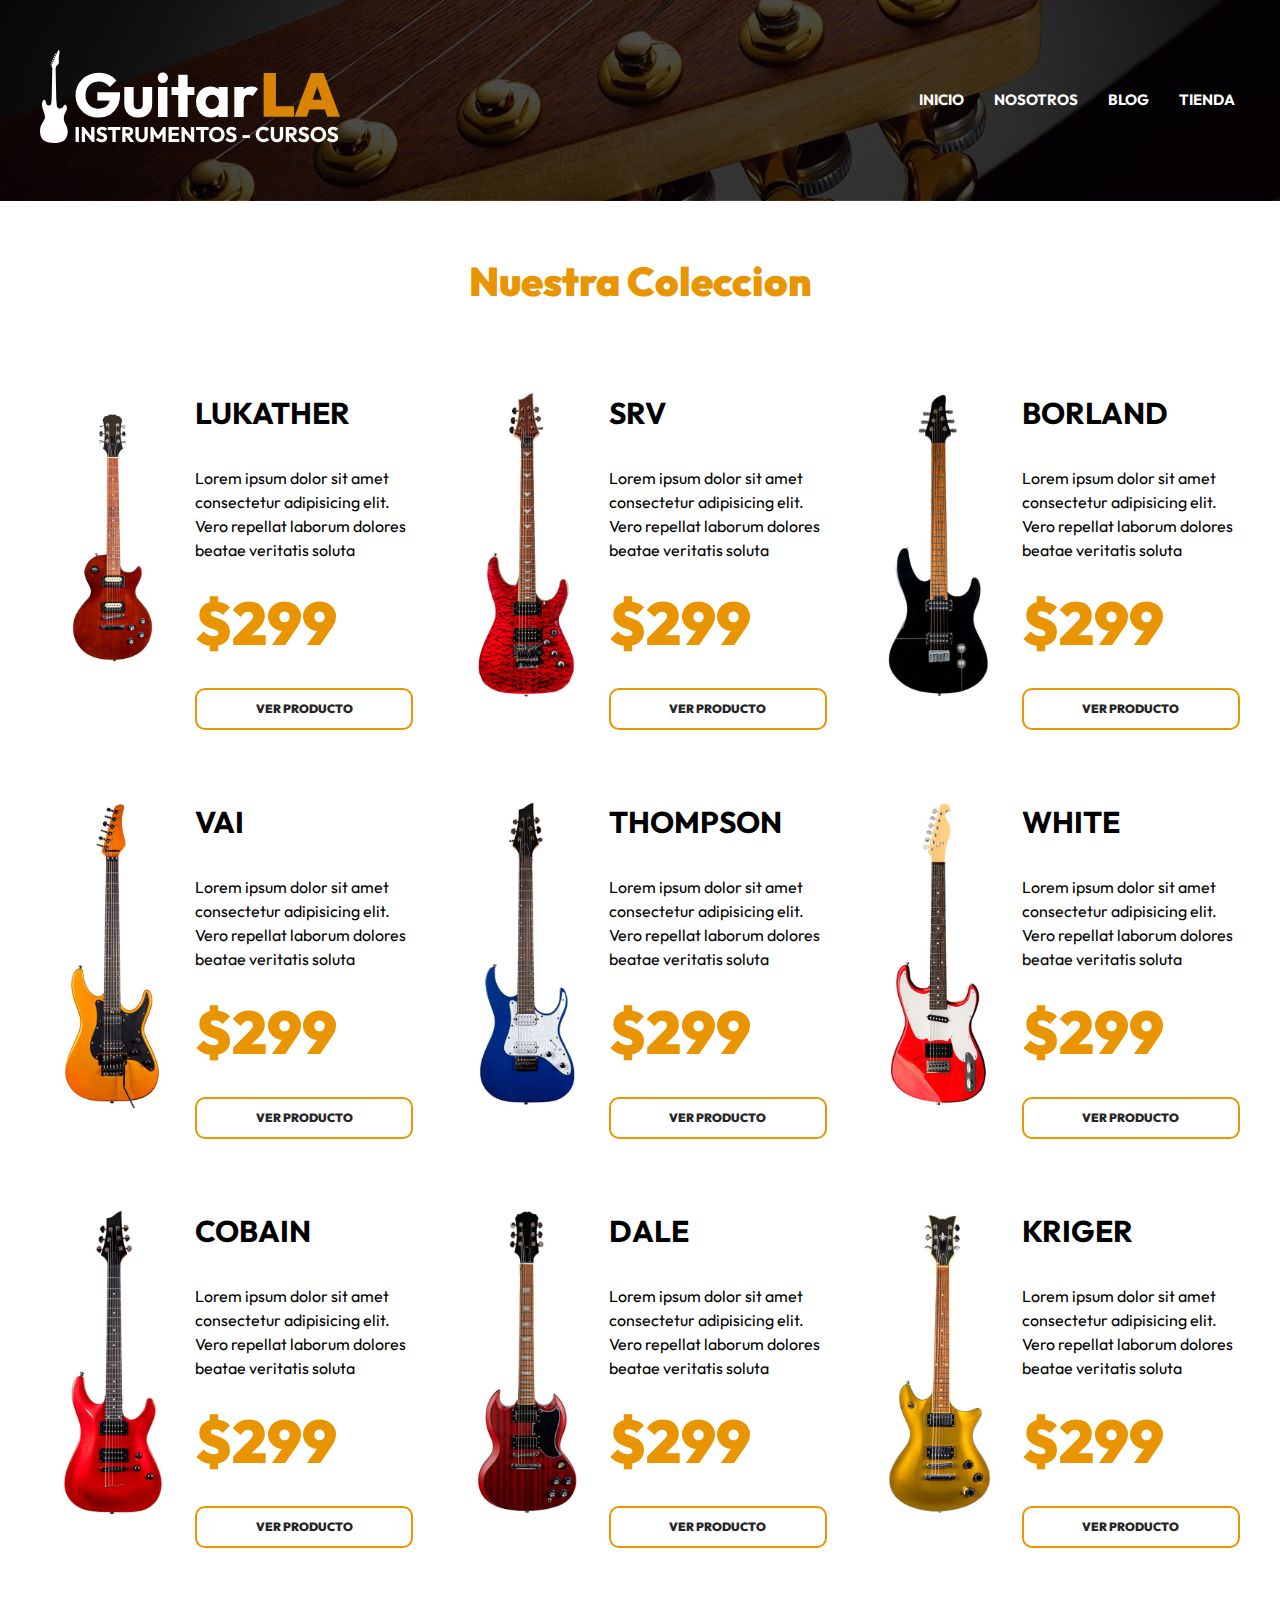
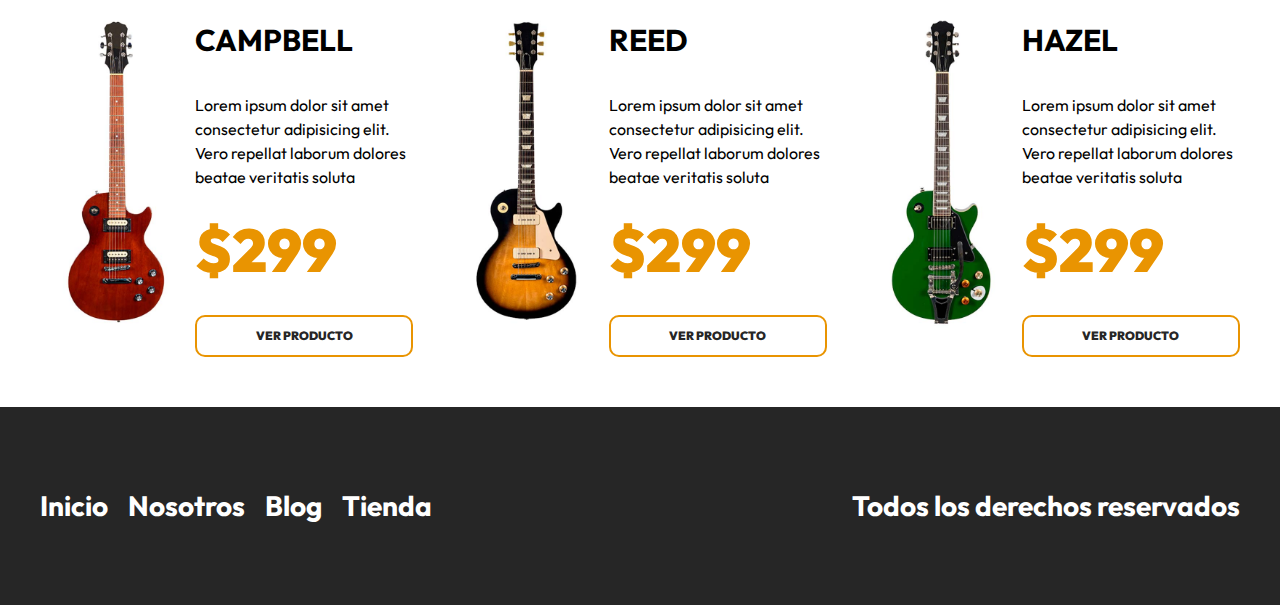
<file: tienda.html>
<!DOCTYPE html>
<html lang="en">
<head>
    <meta charset="UTF-8">
    <meta http-equiv="X-UA-Compatible" content="IE=edge">
    <meta name="viewport" content="width=device-width, initial-scale=1.0">
    <title>Tienda</title>
    <link rel="stylesheet" href="css/normalize.css">
    <link rel="preconnect" href="https://fonts.googleapis.com">
    <link rel="preconnect" href="https://fonts.gstatic.com" crossorigin>
    <link href="https://fonts.googleapis.com/css2?family=Outfit:wght@400;700;900&display=swap" rel="stylesheet"> 
    <link rel="stylesheet" href="css/app.css">
</head>
<body>

    <!-- HEADER -->

    <header class="header">
        <div class="header__contenedor">
            <!-- HEADER BARRA -->
            <div class="header__barra">
                <a href="#">
                    <img src="./img/logo.svg" alt="imagen logo" class="header__logo">
                </a>

                <nav class="navegacion">
                    <a class="navegacion__enlace" href="index.html ">Inicio</a>
                    <a class="navegacion__enlace" href="nosotros.html">Nosotros</a>
                    <a class="navegacion__enlace" href="blog.html">Blog</a>
                    <a class="navegacion__enlace" href="tienda.html">Tienda</a>
                </nav>

            </div> <!-- FIN HEADER BARRA --> 
        </div>
    </header>

    <!-- LISTADO DE GUITARRAS -->

    <main class="productos productos__contenedor">
        <h2 class="productos__heading">Nuestra Coleccion</h2>
        <div class="productos__grid">
            <!-- GUITARRA 1 -->
            <div class="producto">
                <img src="./img/guitarra_01.jpg" alt="imagen guitarra" class="producto__imagen">
                <!-- DESCRIPCION -->
                <div class="producto__contenido">
                    <h3 class="producto__nombre">Lukather</h3>
                    <p class="producto__descripccion">
                        Lorem ipsum dolor sit amet consectetur adipisicing elit. 
                        Vero repellat laborum dolores beatae veritatis soluta 
                    </p>
                    <p class="producto__precio">$299</p>
                    <a href="producto.html" class="producto__enlace">Ver Producto</a>
                </div>
            </div>
            <!-- GUITARRA 2 -->
            <div class="producto">
                <img src="./img/guitarra_02.jpg" alt="imagen guitarra" class="producto__imagen">
                <!-- DESCRIPCION -->
                <div class="producto__contenido">
                    <h3 class="producto__nombre">SRV</h3>
                    <p class="producto__descripccion">
                        Lorem ipsum dolor sit amet consectetur adipisicing elit. 
                        Vero repellat laborum dolores beatae veritatis soluta 
                    </p>
                    <p class="producto__precio">$299</p>
                    <a href="producto.html" class="producto__enlace">Ver Producto</a>
                </div>
            </div>
            <!-- GUITARRA 3 -->
            <div class="producto">
                <img src="./img/guitarra_03.jpg" alt="imagen guitarra" class="producto__imagen">
                <!-- DESCRIPCION -->
                <div class="producto__contenido">
                    <h3 class="producto__nombre">Borland</h3>
                    <p class="producto__descripccion">
                        Lorem ipsum dolor sit amet consectetur adipisicing elit. 
                        Vero repellat laborum dolores beatae veritatis soluta 
                    </p>
                    <p class="producto__precio">$299</p>
                    <a href="producto.html" class="producto__enlace">Ver Producto</a>
                </div>
            </div>
            <!-- GUITARRA 4 -->
            <div class="producto">
                <img src="./img/guitarra_04.jpg" alt="imagen guitarra" class="producto__imagen">
                <!-- DESCRIPCION -->
                <div class="producto__contenido">
                    <h3 class="producto__nombre">Vai</h3>
                    <p class="producto__descripccion">
                        Lorem ipsum dolor sit amet consectetur adipisicing elit. 
                        Vero repellat laborum dolores beatae veritatis soluta 
                    </p>
                    <p class="producto__precio">$299</p>
                    <a href="producto.html" class="producto__enlace">Ver Producto</a>
                </div>
            </div>
            <!-- GUITARRA 5 -->
            <div class="producto">
                <img src="./img/guitarra_05.jpg" alt="imagen guitarra" class="producto__imagen">
                <!-- DESCRIPCION -->
                <div class="producto__contenido">
                    <h3 class="producto__nombre">Thompson</h3>
                    <p class="producto__descripccion">
                        Lorem ipsum dolor sit amet consectetur adipisicing elit. 
                        Vero repellat laborum dolores beatae veritatis soluta 
                    </p>
                    <p class="producto__precio">$299</p>
                    <a href="producto.html" class="producto__enlace">Ver Producto</a>
                </div>
            </div>
            <!-- GUITARRA 6 -->
            <div class="producto">
                <img src="./img/guitarra_06.jpg" alt="imagen guitarra" class="producto__imagen">
                <!-- DESCRIPCION -->
                <div class="producto__contenido">
                    <h3 class="producto__nombre">White</h3>
                    <p class="producto__descripccion">
                        Lorem ipsum dolor sit amet consectetur adipisicing elit. 
                        Vero repellat laborum dolores beatae veritatis soluta 
                    </p>
                    <p class="producto__precio">$299</p>
                    <a href="producto.html" class="producto__enlace">Ver Producto</a>
                </div>
            </div>
            <!-- GUITARRA 7 -->
            <div class="producto">
                <img src="./img/guitarra_07.jpg" alt="imagen guitarra" class="producto__imagen">
                <!-- DESCRIPCION -->
                <div class="producto__contenido">
                    <h3 class="producto__nombre">Cobain</h3>
                    <p class="producto__descripccion">
                        Lorem ipsum dolor sit amet consectetur adipisicing elit. 
                        Vero repellat laborum dolores beatae veritatis soluta 
                    </p>
                    <p class="producto__precio">$299</p>
                    <a href="producto.html" class="producto__enlace">Ver Producto</a>
                </div>
            </div>
            <!-- GUITARRA 8 -->
            <div class="producto">
                <img src="./img/guitarra_08.jpg" alt="imagen guitarra" class="producto__imagen">
                <!-- DESCRIPCION -->
                <div class="producto__contenido">
                    <h3 class="producto__nombre">Dale</h3>
                    <p class="producto__descripccion">
                        Lorem ipsum dolor sit amet consectetur adipisicing elit. 
                        Vero repellat laborum dolores beatae veritatis soluta 
                    </p>
                    <p class="producto__precio">$299</p>
                    <a href="producto.html" class="producto__enlace">Ver Producto</a>
                </div>
            </div>
            <!-- GUITARRA 9 -->
            <div class="producto">
                <img src="./img/guitarra_09.jpg" alt="imagen guitarra" class="producto__imagen">
                <!-- DESCRIPCION -->
                <div class="producto__contenido">
                    <h3 class="producto__nombre">Kriger</h3>
                    <p class="producto__descripccion">
                        Lorem ipsum dolor sit amet consectetur adipisicing elit. 
                        Vero repellat laborum dolores beatae veritatis soluta 
                    </p>
                    <p class="producto__precio">$299</p>
                    <a href="producto.html" class="producto__enlace">Ver Producto</a>
                </div>
            </div>
            <!-- GUITARRA 10 -->
            <div class="producto">
                <img src="./img/guitarra_10.jpg" alt="imagen guitarra" class="producto__imagen">
                <!-- DESCRIPCION -->
                <div class="producto__contenido">
                    <h3 class="producto__nombre">Campbell</h3>
                    <p class="producto__descripccion">
                        Lorem ipsum dolor sit amet consectetur adipisicing elit. 
                        Vero repellat laborum dolores beatae veritatis soluta 
                    </p>
                    <p class="producto__precio">$299</p>
                    <a href="producto.html" class="producto__enlace">Ver Producto</a>
                </div>
            </div>
            <!-- GUITARRA 11 -->
            <div class="producto">
                <img src="./img/guitarra_11.jpg" alt="imagen guitarra" class="producto__imagen">
                <!-- DESCRIPCION -->
                <div class="producto__contenido">
                    <h3 class="producto__nombre">Reed</h3>
                    <p class="producto__descripccion">
                        Lorem ipsum dolor sit amet consectetur adipisicing elit. 
                        Vero repellat laborum dolores beatae veritatis soluta 
                    </p>
                    <p class="producto__precio">$299</p>
                    <a href="producto.html" class="producto__enlace">Ver Producto</a>
                </div>
            </div>
            <!-- GUITARRA 12 -->
            <div class="producto">
                <img src="./img/guitarra_12.jpg" alt="imagen guitarra" class="producto__imagen">
                <!-- DESCRIPCION -->
                <div class="producto__contenido">
                    <h3 class="producto__nombre">Hazel</h3>
                    <p class="producto__descripccion">
                        Lorem ipsum dolor sit amet consectetur adipisicing elit. 
                        Vero repellat laborum dolores beatae veritatis soluta 
                    </p>
                    <p class="producto__precio">$299</p>
                    <a href="producto.html" class="producto__enlace">Ver Producto</a>
                </div>
            </div>
        </div><!-- PRODUCTO GRID -->
    </main>

    

    <!-- FOOTER -->

    <footer class="footer">
        <div class="footer__contenedor footer__contenido ">
            <nav class="footer__nav">
                <a href="index.html" class="footer__enlace">Inicio</a>
                <a href="nosotros.html" class="footer__enlace">Nosotros</a>
                <a href="blog.html" class="footer__enlace">Blog</a>
                <a href="tienda.html" class="footer__enlace">Tienda</a>
            </nav>
            <p class="footer__copyright">Todos los derechos reservados</p>
        </div>
    </footer>

</body>
</html>
</file>
<file: css/app.css>
:root {
    --primary: #e99401;
    --negro: #262626;
    --blanco: #FFF;
    --fuente-principal: 'Outfit', sans-serif;
}
html {
    font-size: 62.5%;
    box-sizing: border-box;
}
*, *:before, *:after {
    box-sizing: inherit;
}
body {
    font-size: 2rem;
    font-family: var(--fuente-principal);
    line-height: 1.5;
}
img {
    max-width: 100%;
}

[class*="contenedor"]{
    max-width: 120rem;
    margin: 0 auto;
    width: 95%;
}

[class*="heading"]{
    font-size: 4rem;
    text-align: center;
    font-weight: 900;
    color: var(--primary);
    margin: 5rem 0;
}

/* HEADER */

.header{
    background-image: linear-gradient(
        to right, 
        rgb(0 0 0 / .7),
        rgb(0 0 0 / .7)
        ),
        url(../img/header.jpg);
    background-size: cover;
    background-position: 50%;
    padding: 5rem 0;
    position: relative;
}

.header__guitarra{
    display: none;
}

@media(min-width: 992px){
    .header__guitarra{
        display: block;
        position: absolute;
        right: 0;
        bottom: 0;
        /* animation-name: animacionImagen;
        animation-duration: 1s;
        animation-delay: 0s;
        animation-timing-function: ease-in-out;
        animation-iteration-count: 1; */

        animation: 1s ease-in-out 0s 1 animacionImagen ;
    }
}

/*! ANIMACION GUITARRA */

@keyframes animacionImagen{
    0%{
        opacity: 0;
        transform: translateX(-10rem);
    }
    50%{
        opacity: 0;
    }
    100%{
        opacity: 1;
        transform: translateX( 0);
    }
}


.header__barra{
    display: flex;
    flex-direction: column;
    align-items: center; 
}

@media(min-width: 768px){
    .header__barra{
        flex-direction: row;
        justify-content: space-between;
    }
}

.header__logo{
    width: 30rem;
}

.navegacion{
    display: flex;
    gap: 2rem;
    margin-top: 5rem;
    position: relative;
    z-index: 1;
}

@media(min-width: 768px){
    .navegacion{
        margin-top: 0;
    }
}

.navegacion__enlace{
    color: var(--blanco);
    text-decoration: none;
    text-transform: uppercase;
    padding: .5rem;
    font-size: 1.5rem;
    font-weight: 700;
    transition-property: background-color;
    transition-duration: .3s;
    border-radius: 1rem;
}

.navegacion__enlace:hover{
    background-color: var(--primary);
    border-radius: 1rem ;
}

/* MODELO */

.modelo{
    color: var(--blanco);
    margin-top: 5rem;
    text-align: center;
}

@media(min-width: 768px){
    .modelo{
        text-align: left;
        width: 50%;
    }
}

.modelo__nombre{
    font-size: 8rem;
}

.modelo__precio{
    font-size: 6rem;
    color: var(--primary);
    font-weight: 900;
    line-height: 0;
}

.modelo__enlace{
    margin-top: 2rem;
    text-decoration: none;
    padding: 1rem 5rem; 
    border: 2px solid var(--primary);
    color: var(--blanco);
    text-transform: uppercase;
    font-weight: 700;
    font-size:  1.4rem;
    transition-property: background-color;
    transition-duration: .3s;
    border-radius: 1rem;
}

.modelo__enlace:hover{
    background-color: var(--primary); 
}

/* GUITARRAS */

.productos__grid{
    display: grid;
    gap: 4rem;
}

@media(min-width: 768px){
    .productos__grid{
        grid-template-columns: repeat(2, 1fr);
    }
}

@media(min-width: 1200px){
    .productos__grid{
        grid-template-columns: repeat(3, 1fr); 
    }
}

.producto{
    display: grid;
    grid-template-columns: 2fr 3fr;
    column-gap: 1rem;
    align-items: center;
}

.producto__nombre{
    font-size: 3rem;
    text-transform: uppercase;
}

.producto__descripccion{
    font-size: 1.6rem;
}

.producto__precio{
    color: var(--primary);
    font-size: 6rem;
    font-weight: 900;
    margin: 0;
}

.producto__enlace{
    margin-top: 2rem;
    display: block;
    text-decoration: none;
    color: var(--negro);
    padding: 1rem 5rem;
    border: 2px solid var(--primary);
    text-align: center;
    font-size: 1.2rem;
    font-weight: 900;
    text-transform: uppercase;
    transition-property: background-color;
    transition-duration:.3s;
    border-radius: 1rem;
}

.producto__enlace:hover{
    background-color: var(--primary);
    color: var(--blanco);
}

/*? PRODUCTO AGREGAR CARRITO */

.producto__formulario{
    display: flex;
    flex-direction: column;
}

.producto__label{
    font-size: 2.2rem;
    margin-right: 1rem;
}

.producto__cantidad{
    text-align: center;
    border: 2px solid var(--primary);
    padding: 1rem;
}

.producto__cantidad:focus-visible{
    outline: 2px solid var(--primary); 
    border: none;
}

.producto__agregar--carrito{
    margin-top: 3rem;
    display: block;
    background-color: var(--primary);
    color: var(--blanco);
    text-transform: uppercase;
    border: none;
    text-align: center;
    padding: 2rem 5rem;
    font-size: 1.8rem;
    font-weight: 700;
    border-radius: 1rem;
    transition-property: background-color;
    transition-duration:.3s;
    cursor: pointer;
}

.producto__agregar--carrito:hover{
    background-color: var(--negro);
}

.cursos{
    background-image: linear-gradient(
        to right,
        rgb(0 0 0 / .65),
        rgb( 0 0 0 / .65)),
        url(../img/cursos_bg.jpg);
    padding:  10rem 0;
    margin-top: 10rem;
    background-size: cover;
    background-position: 50%;
}

@media(min-width: 1200px){
    .cursos__grid{
        display: grid;
        grid-template-columns: repeat(2, 1fr);
        column-gap: 2rem;
    }
}

.cursos__contenido{
    display: flex;
    flex-direction: column;
    align-items: center;
}

@media(min-width: 1200px){
    .cursos__contenido{
        grid-column: 2 / 3;
    }
}

.cursos__texto{
    color: var(--blanco);
    text-align: center;
    font-size: 2.4rem;
}

.cursos__enlace{
    color: var(--blanco);
    margin-top: 2rem;
    display: inline-block;
    border: 2px solid var(--primary);
    text-decoration: none;
    padding: 1rem 5rem;
    text-transform: uppercase;
    font-size: 1.4rem;
    font-weight: 700;
    transition-property: background-color;
    transition-duration:.3s; 
    border-radius: 1rem;
}

.cursos__enlace:hover{
    background-color: var(--primary);
    color: var(--blanco);
}

/* BLOG */

.blog__grid{
    display: grid;
    gap: 4rem;
}

@media(min-width: 768px){
    .blog__grid{
        grid-template-columns: repeat(2, 1fr);
    }
}

@media(min-width: 992px){
    .blog__grid{
        grid-template-columns: repeat(4, 1fr);
    }
    .blog__grid--pagina{
        grid-template-columns: repeat(3, 1fr);
    }
}

.entrada{
    max-width: 80rem;
    margin: 0 auto;
}

.entrada__contenido{
    padding: 2rem;
}

.entrada__titulo{
    font-weight: 400;
    font-size: 2.8rem;
    margin: 0;
    line-height: 1.2;
}

.entreda__fecha{
    font-size: 1.6rem;
    color: var(--primary);
}

.entrada__enlace{
    margin-top: 2rem;
    display: block;
    text-decoration: none;
    color: var(--negro);
    padding: 1rem 5rem;
    border: 2px solid var(--primary);
    text-align: center;
    font-size: 1.2rem;
    font-weight: 900;
    text-transform: uppercase;
    transition-property: background-color;
    transition-duration:.3s;
    border-radius: 1rem;
}

.entrada__enlace:hover{
    background-color: var(--primary);
    color: var(--blanco);
}

.entreda__texto {
    display: -webkit-box;
    -webkit-box-orient: vertical;
    -webkit-line-clamp: 4; 
    overflow: hidden;
}

/* FOOTER */

.footer{
    margin-top: 5rem;
    background-color: var(--negro);
    padding: 5rem 0;
}

@media(min-width: 768px){
    .footer__contenido{
        display: flex;
        justify-content: space-between;
    }
}

.footer__nav{
    display: flex;
    flex-direction: column;
    align-items: center;
}


@media(min-width: 768px){
    .footer__nav{
        flex-direction: row;
        gap: 2rem;

    }
}

.footer__enlace{
    font-size: 2.8rem;
    color: var(--blanco);
    text-decoration: none;
    font-weight: 700;
}

.footer__enlace:hover{
    color: var(--primary);
}

.footer__copyright{
    font-size: 2.8rem;
    color: var(--blanco);
    font-weight: 700;
    text-align: center;
    cursor: pointer;
}

.footer__copyright:hover{
    color: var(--primary);
}

/*! NOSOTROS */

.nosotros__grid{
    display: grid;
    gap: 4rem;
}

@media(min-width: 768px){
    .nosotros__grid{
        grid-template-columns: repeat(2, 1fr);
        align-items: center;
    }
}

/*! BLOG */
</file>
